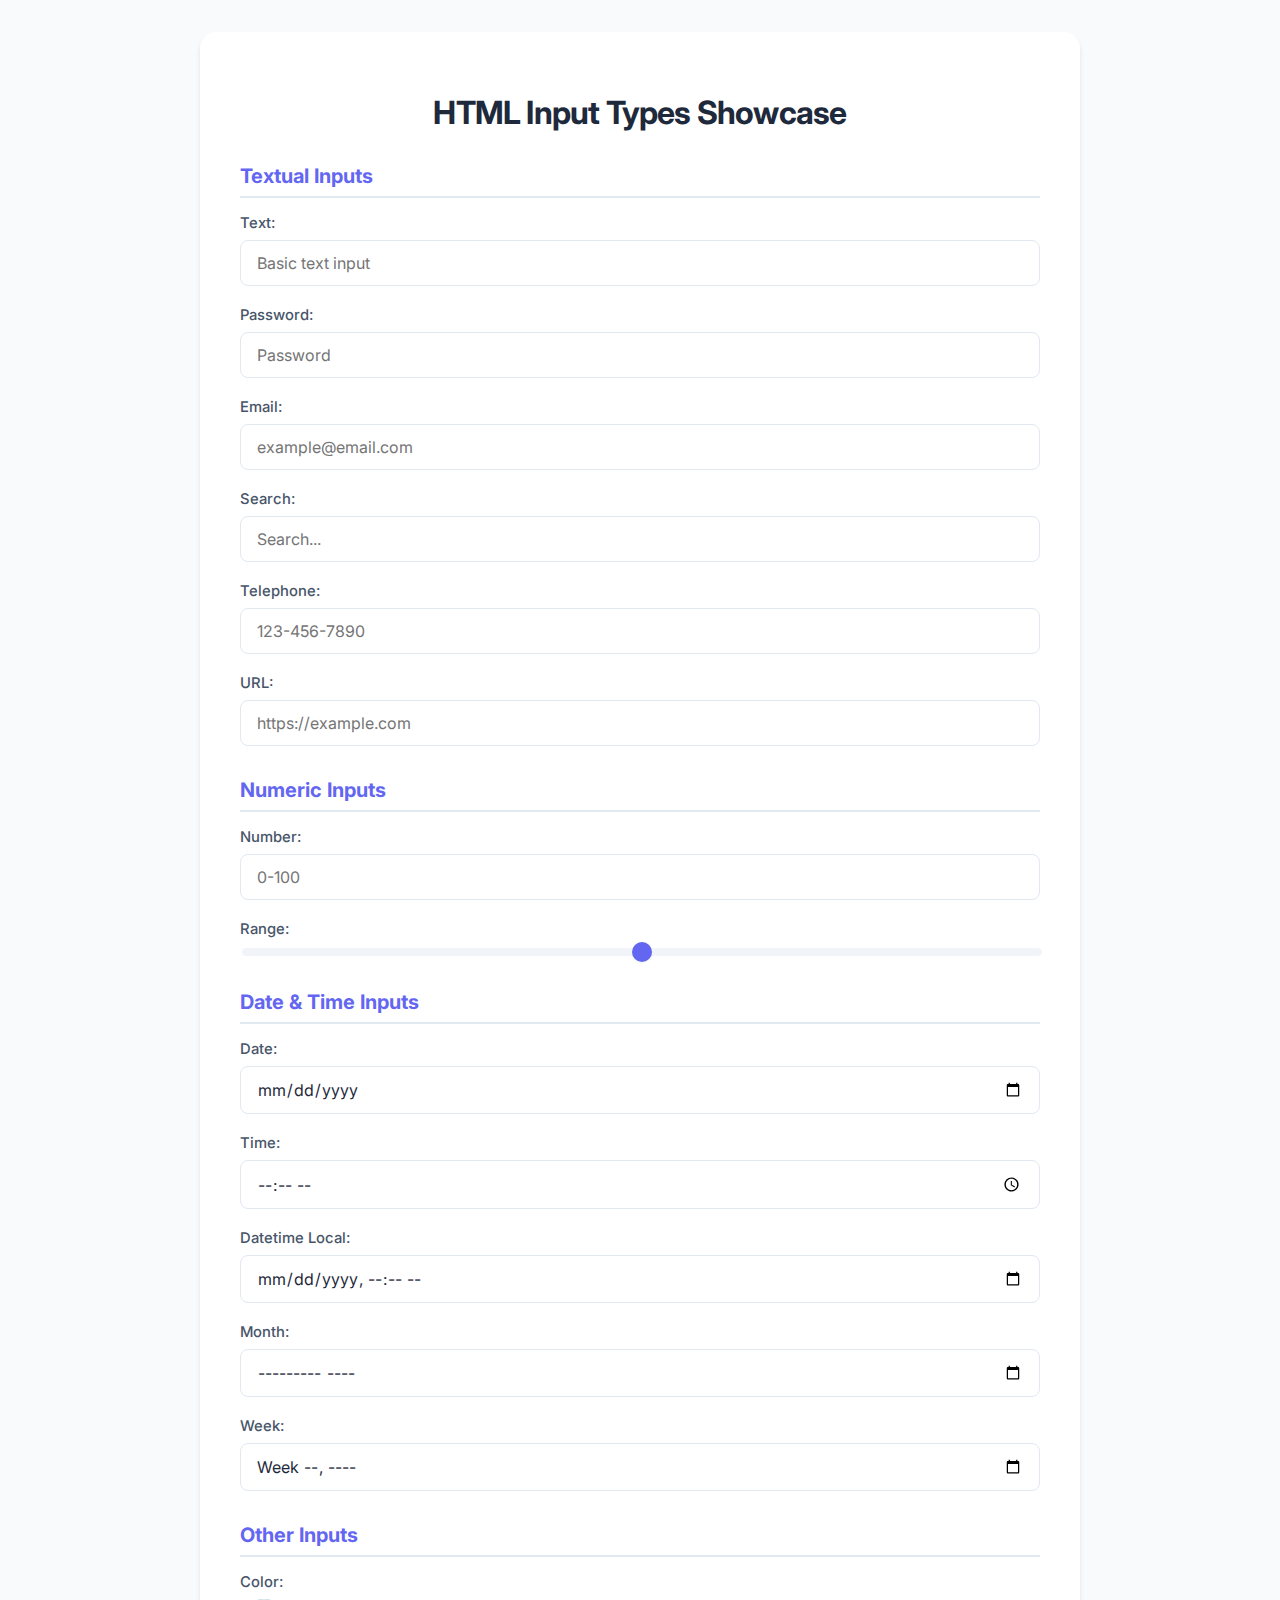
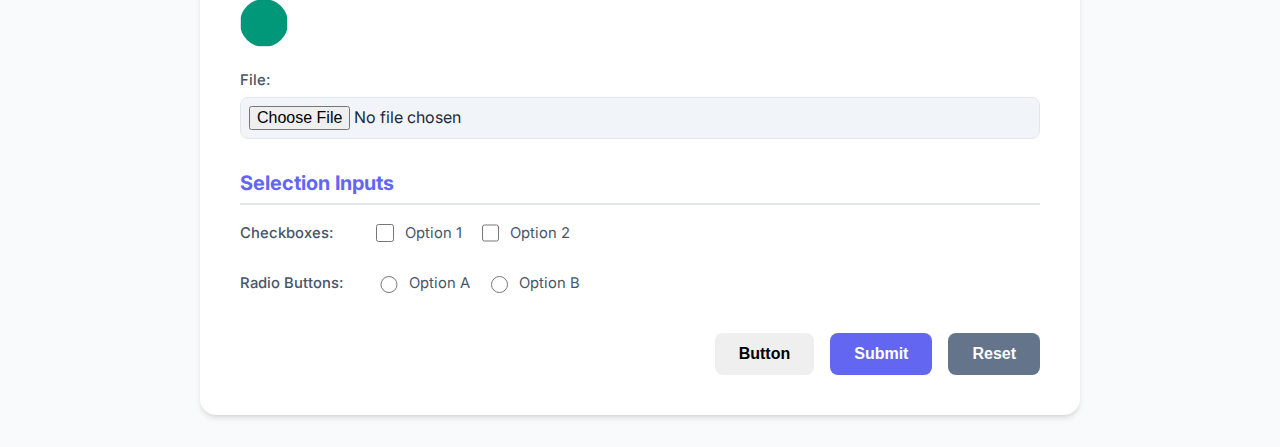
<file: index.html>
<!DOCTYPE html>
<html lang="en">

<head>
  <meta charset="UTF-8">
  <meta name="viewport" content="width=device-width, initial-scale=1.0">
  <title>HTML Input Types Showcase</title>
  <link rel="stylesheet" href="style.css">
  <link href="https://fonts.googleapis.com/css2?family=Inter:wght@300;400;500;600&display=swap" rel="stylesheet">
</head>

<body>

  <div class="container">
    <h1>HTML Input Types Showcase</h1>
    <form action="#" method="post">

      <!-- Textual Inputs -->
      <div class="input-group">
        <h2>Textual Inputs</h2>
        <div class="form-control">
          <label for="text">Text:</label>
          <input type="text" id="text" name="text" placeholder="Basic text input">
        </div>
        <div class="form-control">
          <label for="password">Password:</label>
          <input type="password" id="password" name="password" placeholder="Password">
        </div>
        <div class="form-control">
          <label for="email">Email:</label>
          <input type="email" id="email" name="email" placeholder="example@email.com">
        </div>
        <div class="form-control">
          <label for="search">Search:</label>
          <input type="search" id="search" name="search" placeholder="Search...">
        </div>
        <div class="form-control">
          <label for="tel">Telephone:</label>
          <input type="tel" id="tel" name="tel" placeholder="123-456-7890">
        </div>
        <div class="form-control">
          <label for="url">URL:</label>
          <input type="url" id="url" name="url" placeholder="https://example.com">
        </div>
      </div>

      <!-- Numeric Inputs -->
      <div class="input-group">
        <h2>Numeric Inputs</h2>
        <div class="form-control">
          <label for="number">Number:</label>
          <input type="number" id="number" name="number" min="0" max="100" step="1" placeholder="0-100">
        </div>
        <div class="form-control">
          <label for="range">Range:</label>
          <input type="range" id="range" name="range" min="0" max="100">
        </div>
      </div>

      <!-- Date & Time Inputs -->
      <div class="input-group">
        <h2>Date & Time Inputs</h2>
        <div class="form-control">
          <label for="date">Date:</label>
          <input type="date" id="date" name="date">
        </div>
        <div class="form-control">
          <label for="time">Time:</label>
          <input type="time" id="time" name="time">
        </div>
        <div class="form-control">
          <label for="datetime-local">Datetime Local:</label>
          <input type="datetime-local" id="datetime-local" name="datetime-local">
        </div>
        <div class="form-control">
          <label for="month">Month:</label>
          <input type="month" id="month" name="month">
        </div>
        <div class="form-control">
          <label for="week">Week:</label>
          <input type="week" id="week" name="week">
        </div>
      </div>

      <!-- Other Inputs -->
      <div class="input-group">
        <h2>Other Inputs</h2>
        <div class="form-control">
          <label for="color">Color:</label>
          <div class="color-wrapper">
            <input type="color" id="color" name="color" value="#009879">
          </div>
        </div>
        <div class="form-control">
          <label for="file">File:</label>
          <input type="file" id="file" name="file">
        </div>
      </div>

      <!-- Selection Inputs -->
      <div class="input-group">
        <h2>Selection Inputs</h2>
        <div class="form-control checkbox-group">
          <label>Checkboxes:</label>
          <label class="check-label"><input type="checkbox" name="check1" value="Option 1"> Option 1</label>
          <label class="check-label"><input type="checkbox" name="check2" value="Option 2"> Option 2</label>
        </div>
        <div class="form-control radio-group">
          <label>Radio Buttons:</label>
          <label class="radio-label"><input type="radio" name="radio" value="Option A"> Option A</label>
          <label class="radio-label"><input type="radio" name="radio" value="Option B"> Option B</label>
        </div>
      </div>

      <!-- Buttons -->
      <div class="button-group">
        <input type="button" value="Button" class="btn">
        <input type="submit" value="Submit" class="btn btn-primary">
        <input type="reset" value="Reset" class="btn btn-secondary">
      </div>

    </form>
  </div>

</body>

</html>
</file>
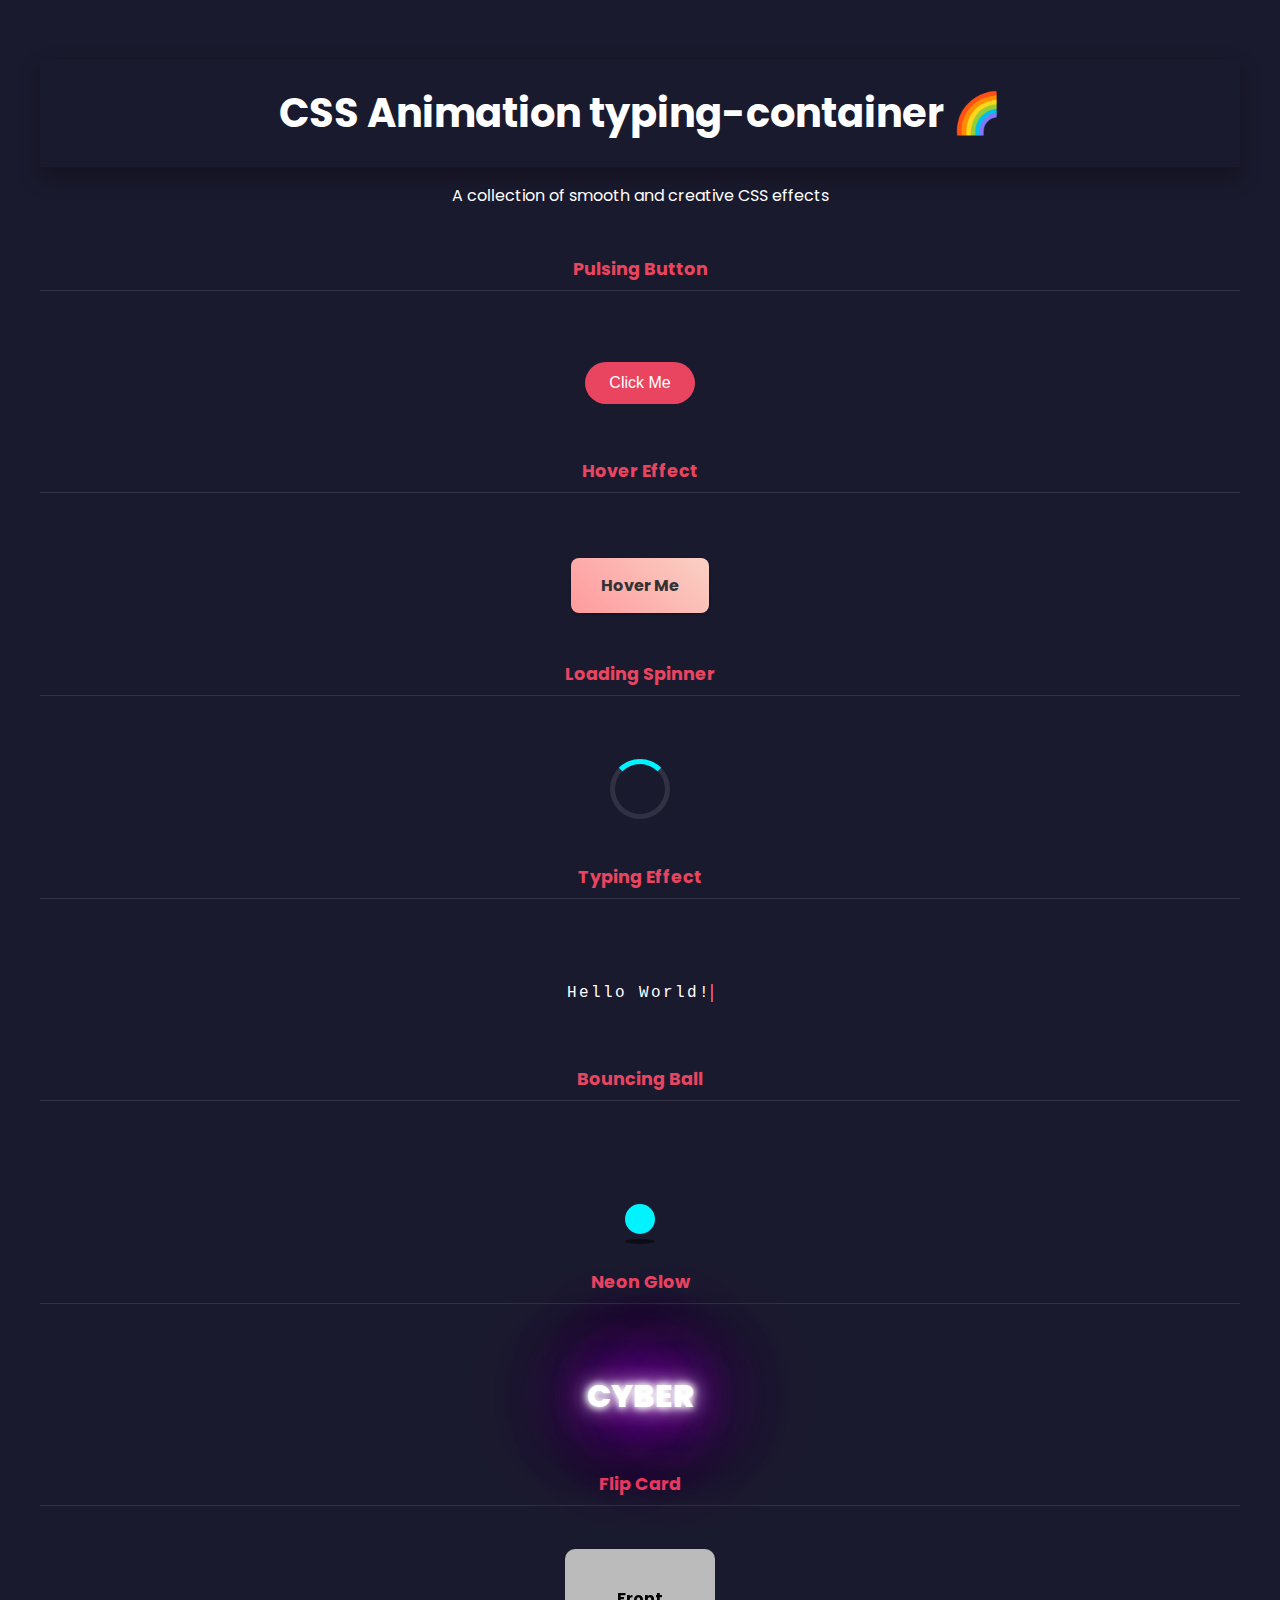
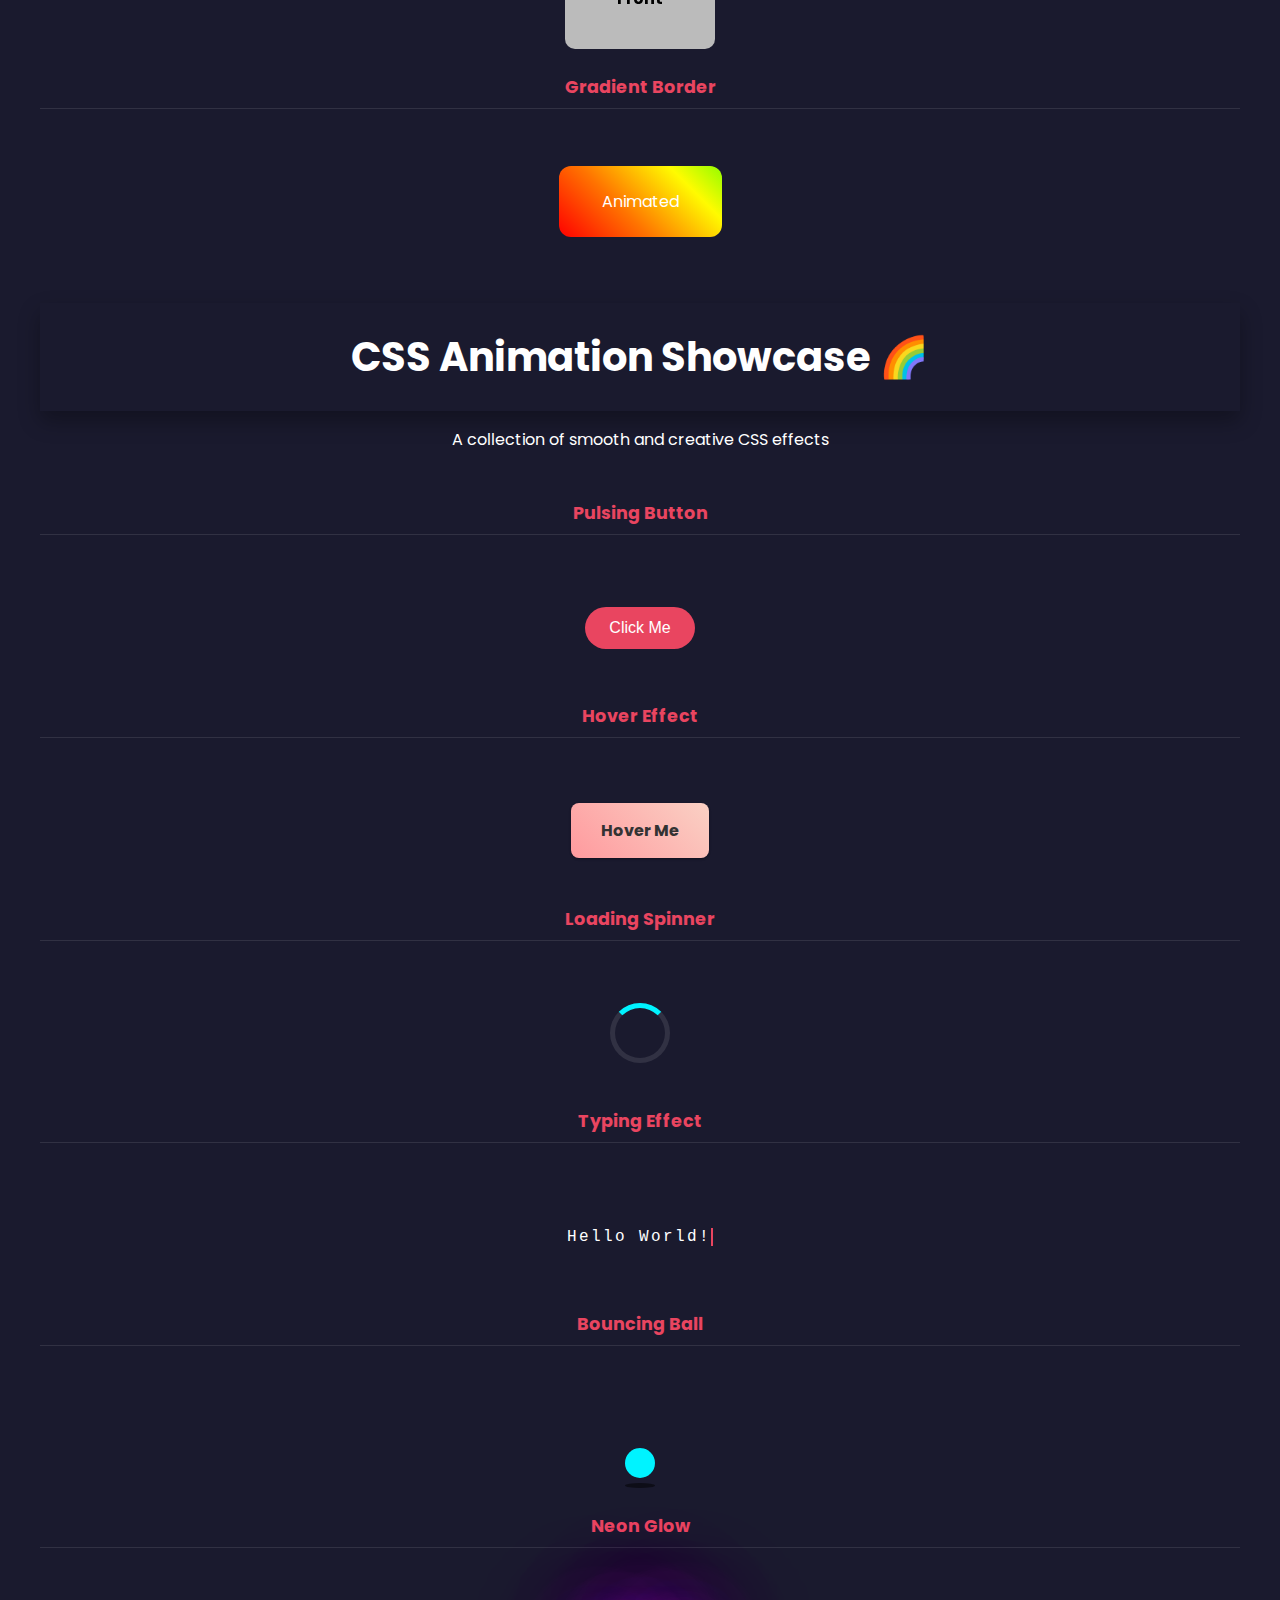
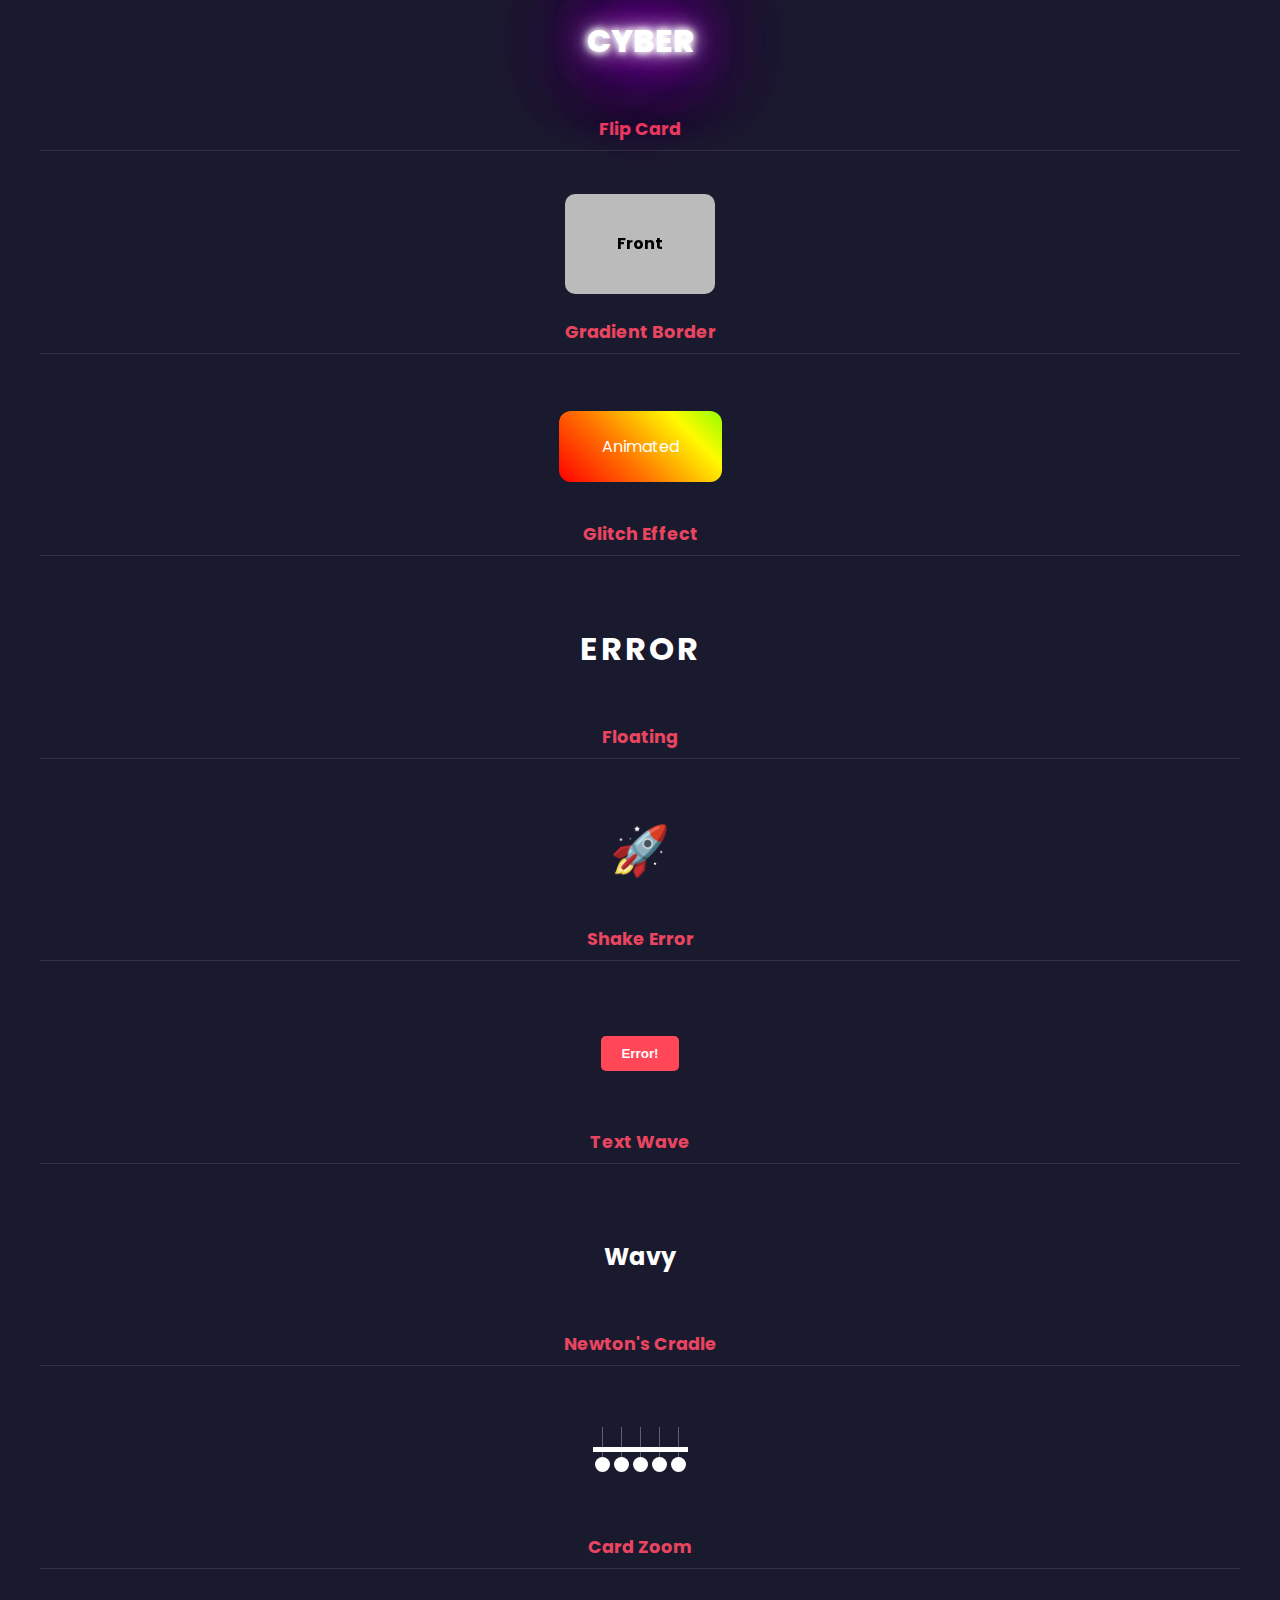
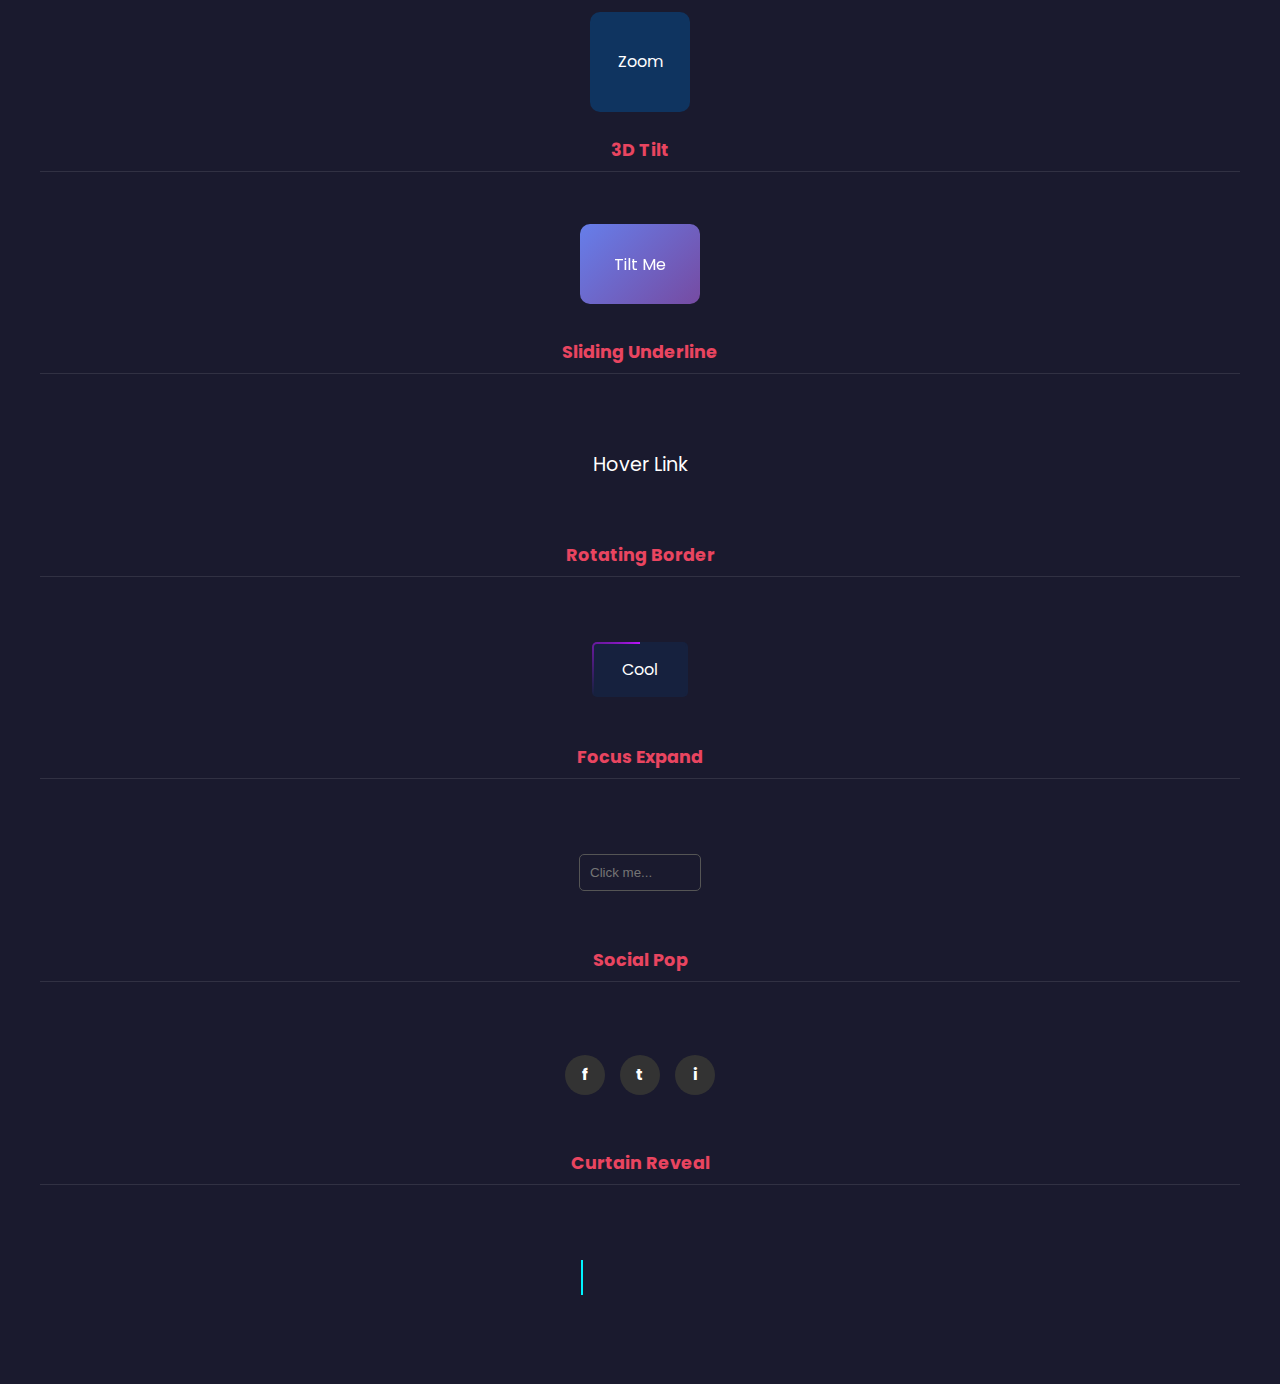
<file: index2.html>
<!DOCTYPE html>
<html lang="en">

<head>
    <meta charset="UTF-8">
    <meta name="viewport" content="width=device-width, initial-scale=1.0">
    <title>CSS Animation Showcase</title>
    <link rel="stylesheet" href="style2.css">
    <link href="https://fonts.googleapis.com/css2?family=Poppins:wght@400;600;800&display=swap" rel="stylesheet">
</head>

<body>

    <div class="container">
        <header>
            <h1>CSS Animation typing-container 🌈</h1>
            <p>A collection of smooth and creative CSS effects</p>
        </header>

        <div class="grid">
            <!-- Card 1: Pulsing Button -->
            <div class="card">
                <h3>Pulsing Button</h3>
                <div class="demo-area">
                    <button class="pulse-btn">Click Me</button>
                </div>
            </div>

            <!-- Card 2: Hover Lift -->
            <div class="card hover-card">
                <h3>Hover Effect</h3>
                <div class="demo-area">
                    <div class="lift-box">Hover Me</div>
                </div>
            </div>

            <!-- Card 3: Loading Spinner -->
            <div class="card">
                <h3>Loading Spinner</h3>
                <div class="demo-area">
                    <div class="spinner"></div>
                </div>
            </div>

            <!-- Card 4: Typing Text -->
            <div class="card">
                <h3>Typing Effect</h3>
                <div class="demo-area">
                    <div class="typing-container">
                        <span class="typing-text">Hello World!</span>
                    </div>
                </div>
            </div>

            <!-- Card 5: Bouncing Ball -->
            <div class="card">
                <h3>Bouncing Ball</h3>
                <div class="demo-area">
                    <div class="bouncer-container">
                        <div class="ball"></div>
                        <div class="shadow"></div>
                    </div>
                </div>
            </div>

            <!-- Card 6: Neon Sign -->
            <div class="card dark-card">
                <h3>Neon Glow</h3>
                <div class="demo-area">
                    <h2 class="neon-text">CYBER</h2>
                </div>
            </div>

            <!-- Card 7: Flip Card -->
            <div class="card">
                <h3>Flip Card</h3>
                <div class="demo-area">
                    <div class="flip-card">
                        <div class="flip-card-inner">
                            <div class="flip-card-front">
                                <p>Front</p>
                            </div>
                            <div class="flip-card-back">
                                <p>Back</p>
                            </div>
                        </div>
                    </div>
                </div>
            </div>

            <!-- Card 8: Gradient Border -->
            <div class="card">
                <h3>Gradient Border</h3>
                <div class="demo-area">
                    <div class="gradient-box">
                        <span>Animated</span>
                    </div>
                </div>
            </div>

            <!-- Card 9: Glitch Text -->
            <div class="card">
                <!DOCTYPE html>
                <html lang="en">

                <head>
                    <meta charset="UTF-8">
                    <meta name="viewport" content="width=device-width, initial-scale=1.0">
                    <title>CSS Animation Showcase</title>
                    <link rel="stylesheet" href="style2.css">
                    <link href="https://fonts.googleapis.com/css2?family=Poppins:wght@400;600;800&display=swap"
                        rel="stylesheet">
                </head>

                <body>

                    <div class="container">
                        <header>
                            <h1>CSS Animation Showcase 🌈</h1>
                            <p>A collection of smooth and creative CSS effects</p>
                        </header>

                        <div class="grid">
                            <!-- Card 1: Pulsing Button -->
                            <div class="card">
                                <h3>Pulsing Button</h3>
                                <div class="demo-area">
                                    <button class="pulse-btn">Click Me</button>
                                </div>
                            </div>

                            <!-- Card 2: Hover Lift -->
                            <div class="card hover-card">
                                <h3>Hover Effect</h3>
                                <div class="demo-area">
                                    <div class="lift-box">Hover Me</div>
                                </div>
                            </div>

                            <!-- Card 3: Loading Spinner -->
                            <div class="card">
                                <h3>Loading Spinner</h3>
                                <div class="demo-area">
                                    <div class="spinner"></div>
                                </div>
                            </div>

                            <!-- Card 4: Typing Text -->
                            <div class="card">
                                <h3>Typing Effect</h3>
                                <div class="demo-area">
                                    <div class="typing-container">
                                        <span class="typing-text">Hello World!</span>
                                    </div>
                                </div>
                            </div>

                            <!-- Card 5: Bouncing Ball -->
                            <div class="card">
                                <h3>Bouncing Ball</h3>
                                <div class="demo-area">
                                    <div class="bouncer-container">
                                        <div class="ball"></div>
                                        <div class="shadow"></div>
                                    </div>
                                </div>
                            </div>

                            <!-- Card 6: Neon Sign -->
                            <div class="card dark-card">
                                <h3>Neon Glow</h3>
                                <div class="demo-area">
                                    <h2 class="neon-text">CYBER</h2>
                                </div>
                            </div>

                            <!-- Card 7: Flip Card -->
                            <div class="card">
                                <h3>Flip Card</h3>
                                <div class="demo-area">
                                    <div class="flip-card">
                                        <div class="flip-card-inner">
                                            <div class="flip-card-front">
                                                <p>Front</p>
                                            </div>
                                            <div class="flip-card-back">
                                                <p>Back</p>
                                            </div>
                                        </div>
                                    </div>
                                </div>
                            </div>

                            <!-- Card 8: Gradient Border -->
                            <div class="card">
                                <h3>Gradient Border</h3>
                                <div class="demo-area">
                                    <div class="gradient-box">
                                        <span>Animated</span>
                                    </div>
                                </div>
                            </div>

                            <!-- Card 9: Glitch Text -->
                            <div class="card">
                                <h3>Glitch Effect</h3>
                                <div class="demo-area">
                                    <h2 class="glitch" data-text="ERROR">ERROR</h2>
                                </div>
                            </div>

                            <!-- Card 10: Floating Element -->
                            <div class="card">
                                <h3>Floating</h3>
                                <div class="demo-area">
                                    <div class="float-icon">🚀</div>
                                </div>
                            </div>

                            <!-- Card 11: Shake Error -->
                            <div class="card">
                                <h3>Shake Error</h3>
                                <div class="demo-area">
                                    <button class="shake-btn">Error!</button>
                                </div>
                            </div>

                            <!-- Card 12: Text Wave -->
                            <div class="card">
                                <h3>Text Wave</h3>
                                <div class="demo-area">
                                    <div class="wave-text">
                                        <span>W</span><span>a</span><span>v</span><span>y</span>
                                    </div>
                                </div>
                            </div>

                            <!-- Card 13: Newton's Cradle -->
                            <div class="card">
                                <h3>Newton's Cradle</h3>
                                <div class="demo-area">
                                    <div class="cradle">
                                        <span></span><span></span><span></span><span></span><span></span>
                                    </div>
                                </div>
                            </div>

                            <!-- Card 14: Card Zoom -->
                            <div class="card">
                                <h3>Card Zoom</h3>
                                <div class="demo-area">
                                    <div class="zoom-box">Zoom</div>
                                </div>
                            </div>

                            <!-- Card 15: 3D Tilt -->
                            <div class="card">
                                <h3>3D Tilt</h3>
                                <div class="demo-area">
                                    <div class="tilt-box">Tilt Me</div>
                                </div>
                            </div>

                            <!-- Card 16: Sliding Underline -->
                            <div class="card">
                                <h3>Sliding Underline</h3>
                                <div class="demo-area">
                                    <a href="#" class="slide-link">Hover Link</a>
                                </div>
                            </div>

                            <!-- Card 17: Rotating Border -->
                            <div class="card">
                                <h3>Rotating Border</h3>
                                <div class="demo-area">
                                    <div class="rotate-border-box">Cool</div>
                                </div>
                            </div>

                            <!-- Card 18: Focus Expand -->
                            <div class="card">
                                <h3>Focus Expand</h3>
                                <div class="demo-area">
                                    <input type="text" class="expand-input" placeholder="Click me...">
                                </div>
                            </div>

                            <!-- Card 19: Social Pop -->
                            <div class="card">
                                <h3>Social Pop</h3>
                                <div class="demo-area">
                                    <div class="social-icons">
                                        <div class="icon facebook">f</div>
                                        <div class="icon twitter">t</div>
                                        <div class="icon instagram">i</div>
                                    </div>
                                </div>
                            </div>

                            <!-- Card 20: Curtain Reveal -->
                            <div class="card">
                                <h3>Curtain Reveal</h3>
                                <div class="demo-area">
                                    <div class="curtain-text" data-text="REVEALED">REVEALED</div>
                                </div>
                            </div>
                        </div>
                    </div>

                </body>

                </html>
</file>
<file: style.css>
:root {
    --primary-color: #6366f1;
    --primary-hover: #4f46e5;
    --secondary-color: #64748b;
    --secondary-hover: #475569;
    --background-color: #f8fafc;
    --card-bg: #ffffff;
    --text-color: #1e293b;
    --label-color: #475569;
    --border-color: #e2e8f0;
    --input-bg: #f1f5f9;
    --focus-ring: rgba(99, 102, 241, 0.2);
    --shadow-sm: 0 1px 2px 0 rgb(0 0 0 / 0.05);
    --shadow-md: 0 4px 6px -1px rgb(0 0 0 / 0.1), 0 2px 4px -2px rgb(0 0 0 / 0.1);
    --radius: 0.5rem;
}

body {
    font-family: 'Inter', sans-serif;
    background-color: var(--background-color);
    color: var(--text-color);
    display: flex;
    justify-content: center;
    align-items: flex-start;
    /* Changed from center to allow scrolling on tall content */
    min-height: 100vh;
    margin: 0;
    padding: 2rem 1rem;
    box-sizing: border-box;
}

.container {
    background-color: var(--card-bg);
    padding: 2.5rem;
    border-radius: 1rem;
    box-shadow: var(--shadow-md);
    width: 100%;
    max-width: 800px;
}

h1 {
    color: var(--text-color);
    text-align: center;
    margin-bottom: 2rem;
    font-weight: 700;
    letter-spacing: -0.025em;
}

h2 {
    color: var(--primary-color);
    font-size: 1.25rem;
    margin-bottom: 1rem;
    border-bottom: 2px solid var(--border-color);
    padding-bottom: 0.5rem;
    margin-top: 0;
}

.input-group {
    margin-bottom: 2rem;
}

.form-control {
    margin-bottom: 1.25rem;
    display: flex;
    flex-direction: column;
}

label {
    font-weight: 500;
    margin-bottom: 0.5rem;
    color: var(--label-color);
    font-size: 0.925rem;
}

input[type="text"],
input[type="password"],
input[type="email"],
input[type="search"],
input[type="tel"],
input[type="url"],
input[type="number"],
input[type="date"],
input[type="time"],
input[type="datetime-local"],
input[type="month"],
input[type="week"],
input[type="file"] {
    padding: 0.75rem 1rem;
    border: 1px solid var(--border-color);
    border-radius: var(--radius);
    font-size: 1rem;
    background-color: var(--card-bg);
    /* White bg for inputs looks cleaner */
    transition: all 0.2s ease;
    color: var(--text-color);
    font-family: inherit;
}

input:focus {
    outline: none;
    border-color: var(--primary-color);
    box-shadow: 0 0 0 3px var(--focus-ring);
}

/* Range Input Styling */
input[type="range"] {
    -webkit-appearance: none;
    width: 100%;
    background: transparent;
}

input[type="range"]::-webkit-slider-thumb {
    -webkit-appearance: none;
    height: 1.25rem;
    width: 1.25rem;
    border-radius: 50%;
    background: var(--primary-color);
    cursor: pointer;
    margin-top: -0.375rem;
    /* You need to specify a margin in Chrome, but in Firefox and IE it is automatic */
    box-shadow: var(--shadow-sm);
}

input[type="range"]::-webkit-slider-runnable-track {
    width: 100%;
    height: 0.5rem;
    cursor: pointer;
    background: var(--input-bg);
    border-radius: 1rem;
}

/* Color Input */
input[type="color"] {
    -webkit-appearance: none;
    border: none;
    width: 3rem;
    height: 3rem;
    padding: 0;
    background: none;
    cursor: pointer;
    border-radius: 50%;
    /* Attempt to make it circular */
    overflow: hidden;
}

input[type="color"]::-webkit-color-swatch-wrapper {
    padding: 0;
}

input[type="color"]::-webkit-color-swatch {
    border: none;
    border-radius: var(--radius);
    border: 1px solid var(--border-color);
}

/* File Input */
input[type="file"] {
    padding: 0.5rem;
    background-color: var(--input-bg);
}

/* Checkbox and Radio */
.checkbox-group,
.radio-group {
    flex-direction: row;
    align-items: center;
    flex-wrap: wrap;
    gap: 1rem;
}

.checkbox-group label:first-child,
.radio-group label:first-child {
    margin-right: 1rem;
    min-width: 100px;
    /* Align labels */
}

.check-label,
.radio-label {
    display: flex;
    align-items: center;
    gap: 0.5rem;
    font-weight: 400;
    cursor: pointer;
}

input[type="checkbox"],
input[type="radio"] {
    accent-color: var(--primary-color);
    width: 1.1rem;
    height: 1.1rem;
    cursor: pointer;
}

/* Buttons */
.button-group {
    display: flex;
    gap: 1rem;
    margin-top: 2rem;
    justify-content: flex-end;
}

.btn {
    padding: 0.75rem 1.5rem;
    border: none;
    border-radius: var(--radius);
    font-size: 1rem;
    font-weight: 600;
    cursor: pointer;
    transition: background-color 0.2s ease, transform 0.1s ease;
}

.btn:active {
    transform: translateY(1px);
}

.btn-primary {
    background-color: var(--primary-color);
    color: white;
}

.btn-primary:hover {
    background-color: var(--primary-hover);
}

.btn-secondary {
    background-color: var(--secondary-color);
    color: white;
}

.btn-secondary:hover {
    background-color: var(--secondary-hover);
}

/* Responsive adjustments */
@media (max-width: 600px) {
    .container {
        padding: 1.5rem;
    }

    .button-group {
        flex-direction: column;
    }

    .btn {
        width: 100%;
    }
}
</file>
<file: style2.css>
:root {
    --bg-color: #1a1a2e;
    --card-bg: #16213e;
    --text-color: #e94560;
    --accent-color: #0f3460;
    --white: #ffffff;
    --neon-blue: #00f3ff;
    --neon-pink: #bc13fe;
}

body {
    font-family: 'Poppins', sans-serif;
    background-color: var(--bg-color);
    color: var(--white);
    margin: 0;
    min-height: 100vh;
    display: flex;
    justify-content: center;
    padding: 2rem;
}

.container {
    max-width: 1200px;
    /* Increased max-width for more cards */
    width: 100%;
}

header {
    text-align: center;
    margin-bottom: 3rem;
}

header h1 {
    font-size: 2.5rem;
    margin-bottom: 0.5rem;
    padding: 1.5rem;
    box-shadow: 0 10px 20px rgba(0, 0, 0, 0.3);
    display: flex;
    flex-direction: column;
    align-items: center;
    transition: transform 0.3s ease;
}

.card h3 {
    margin-top: 0;
    color: var(--text-color);
    border-bottom: 1px solid rgba(255, 255, 255, 0.1);
    padding-bottom: 0.5rem;
    width: 100%;
    text-align: center;
    font-size: 1.1rem;
}

.demo-area {
    height: 150px;
    width: 100%;
    display: flex;
    justify-content: center;
    align-items: center;
    position: relative;
    perspective: 1000px;
}

/* 1. Pulsing Button */
.pulse-btn {
    background-color: var(--text-color);
    color: white;
    border: none;
    padding: 12px 24px;
    font-size: 1rem;
    border-radius: 50px;
    cursor: pointer;
    box-shadow: 0 0 0 0 rgba(233, 69, 96, 0.7);
    animation: pulse 1.5s infinite cubic-bezier(0.66, 0, 0, 1);
}

@keyframes pulse {
    to {
        box-shadow: 0 0 0 20px rgba(233, 69, 96, 0);
    }
}

/* 2. Hover Lift */
.lift-box {
    background: linear-gradient(45deg, #ff9a9e 0%, #fad0c4 99%, #fad0c4 100%);
    color: #333;
    padding: 15px 30px;
    border-radius: 8px;
    font-weight: bold;
    cursor: pointer;
    transition: all 0.3s cubic-bezier(.25, .8, .25, 1);
    box-shadow: 0 1px 3px rgba(0, 0, 0, 0.12), 0 1px 2px rgba(0, 0, 0, 0.24);
}

.lift-box:hover {
    transform: translateY(-10px);
    box-shadow: 0 14px 28px rgba(0, 0, 0, 0.25), 0 10px 10px rgba(0, 0, 0, 0.22);
}

/* 3. Loading Spinner */
.spinner {
    width: 50px;
    height: 50px;
    border: 5px solid rgba(255, 255, 255, 0.1);
    border-radius: 50%;
    border-top-color: var(--neon-blue);
    animation: spin 1s ease-in-out infinite;
}

@keyframes spin {
    to {
        transform: rotate(360deg);
    }
}

/* 4. Typing Text */
.typing-container {
    display: inline-block;
}

.typing-text {
    overflow: hidden;
    border-right: .15em solid var(--text-color);
    white-space: nowrap;
    margin: 0 auto;
    letter-spacing: .15em;
    animation: typing 3.5s steps(40, end), blink-caret .75s step-end infinite;
    font-family: monospace;
    font-size: 1rem;
}

@keyframes typing {
    from {
        width: 0
    }

    to {
        width: 100%
    }
}

@keyframes blink-caret {

    from,
    to {
        border-color: transparent
    }

    50% {
        border-color: var(--text-color);
    }
}

/* 5. Bouncing Ball */
.bouncer-container {
    display: flex;
    flex-direction: column;
    align-items: center;
    height: 100px;
    justify-content: flex-end;
}

.ball {
    width: 30px;
    height: 30px;
    background-color: var(--neon-blue);
    border-radius: 50%;
    animation: bounce 0.5s cubic-bezier(0.19, 1, 0.22, 1) infinite alternate;
}

.shadow {
    width: 30px;
    height: 5px;
    background-color: rgba(0, 0, 0, 0.5);
    border-radius: 50%;
    margin-top: 5px;
    animation: shrink 0.5s cubic-bezier(0.19, 1, 0.22, 1) infinite alternate;
}

@keyframes bounce {
    from {
        transform: translateY(0);
    }

    to {
        transform: translateY(-60px);
    }
}

@keyframes shrink {
    from {
        transform: scaleX(1);
        opacity: 0.5;
    }

    to {
        transform: scaleX(0.5);
        opacity: 0.1;
    }
}

/* 6. Neon Sign */
.neon-text {
    font-size: 2rem;
    font-weight: 800;
    color: var(--white);
    text-shadow:
        0 0 7px var(--white),
        0 0 10px var(--white),
        0 0 21px var(--white),
        0 0 42px var(--neon-pink),
        0 0 82px var(--neon-pink),
        0 0 92px var(--neon-pink),
        0 0 102px var(--neon-pink),
        0 0 151px var(--neon-pink);
    animation: flicker 1.5s infinite alternate;
}

@keyframes flicker {

    0%,
    18%,
    22%,
    25%,
    53%,
    57%,
    100% {
        text-shadow:
            0 0 7px var(--white),
            0 0 10px var(--white),
            0 0 21px var(--white),
            0 0 42px var(--neon-pink),
            0 0 82px var(--neon-pink),
            0 0 92px var(--neon-pink),
            0 0 102px var(--neon-pink),
            0 0 151px var(--neon-pink);
    }

    20%,
    24%,
    55% {
        text-shadow: none;
    }
}

/* 7. Flip Card */
.flip-card {
    background-color: transparent;
    width: 150px;
    height: 100px;
    perspective: 1000px;
}

.flip-card-inner {
    position: relative;
    width: 100%;
    height: 100%;
    text-align: center;
    transition: transform 0.6s;
    transform-style: preserve-3d;
}

.flip-card:hover .flip-card-inner {
    transform: rotateY(180deg);
}

.flip-card-front,
.flip-card-back {
    position: absolute;
    width: 100%;
    height: 100%;
    -webkit-backface-visibility: hidden;
    backface-visibility: hidden;
    display: flex;
    align-items: center;
    justify-content: center;
    border-radius: 10px;
    font-weight: bold;
}

.flip-card-front {
    background-color: #bbb;
    color: black;
}

.flip-card-back {
    background-color: var(--neon-blue);
    color: white;
    transform: rotateY(180deg);
}

/* 8. Gradient Border */
.gradient-box {
    position: relative;
    padding: 20px 40px;
    background: var(--card-bg);
    border-radius: 10px;
    z-index: 1;
}

.gradient-box::before {
    content: "";
    position: absolute;
    inset: -3px;
    border-radius: 12px;
    background: linear-gradient(45deg, #ff0000, #ff7300, #fffb00, #48ff00, #00ffd5, #002bff, #7a00ff, #ff00c8, #ff0000);
    z-index: -1;
    background-size: 400%;
    animation: glowing 20s linear infinite;
}

@keyframes glowing {
    0% {
        background-position: 0 0;
    }

    50% {
        background-position: 400% 0;
    }

    100% {
        background-position: 0 0;
    }
}

/* 9. Glitch Effect */
.glitch {
    position: relative;
    font-size: 2rem;
    font-weight: bold;
    color: var(--white);
    letter-spacing: 3px;
}

.glitch::before,
.glitch::after {
    content: attr(data-text);
    position: absolute;
    top: 0;
    left: 0;
    width: 100%;
    height: 100%;
}

.glitch::before {
    left: 2px;
    text-shadow: -1px 0 #ff00c1;
    clip: rect(44px, 450px, 56px, 0);
    animation: glitch-anim 5s infinite linear alternate-reverse;
}

.glitch::after {
    left: -2px;
    text-shadow: -1px 0 #00fff9;
    clip: rect(44px, 450px, 56px, 0);
    animation: glitch-anim2 5s infinite linear alternate-reverse;
}

@keyframes glitch-anim {
    0% {
        clip: rect(30px, 9999px, 10px, 0);
    }

    100% {
        clip: rect(30px, 9999px, 80px, 0);
    }
}

@keyframes glitch-anim2 {
    0% {
        clip: rect(10px, 9999px, 80px, 0);
    }

    100% {
        clip: rect(10px, 9999px, 50px, 0);
    }
}

/* 10. Floating Element */
.float-icon {
    font-size: 3rem;
    animation: float 3s ease-in-out infinite;
}

@keyframes float {
    0% {
        transform: translateY(0px);
    }

    50% {
        transform: translateY(-20px);
    }

    100% {
        transform: translateY(0px);
    }
}

/* --- NEW ANIMATIONS --- */

/* 11. Shake Error */
.shake-btn {
    padding: 10px 20px;
    background-color: #ff4757;
    color: white;
    border: none;
    border-radius: 5px;
    cursor: pointer;
    font-weight: bold;
}

.shake-btn:hover {
    animation: shake 0.5s;
}

@keyframes shake {
    0% {
        transform: translateX(0);
    }

    25% {
        transform: translateX(-5px);
    }

    50% {
        transform: translateX(5px);
    }

    75% {
        transform: translateX(-5px);
    }

    100% {
        transform: translateX(0);
    }
}

/* 12. Text Wave */
.wave-text span {
    display: inline-block;
    font-size: 1.5rem;
    font-weight: bold;
    animation: wave 1s infinite;
}

.wave-text span:nth-child(1) {
    animation-delay: 0.1s;
}

.wave-text span:nth-child(2) {
    animation-delay: 0.2s;
}

.wave-text span:nth-child(3) {
    animation-delay: 0.3s;
}

.wave-text span:nth-child(4) {
    animation-delay: 0.4s;
}

@keyframes wave {

    0%,
    100% {
        transform: translateY(0);
    }

    50% {
        transform: translateY(-15px);
    }
}

/* 13. Newton's Cradle */
.cradle {
    display: flex;
    border-top: 5px solid var(--white);
    padding-top: 5px;
}

.cradle span {
    display: block;
    width: 15px;
    height: 15px;
    background-color: var(--white);
    border-radius: 50%;
    margin: 0 2px;
    position: relative;
    transform-origin: 50% -30px;
    /* Pivot point above */
}

.cradle span::before {
    content: '';
    position: absolute;
    top: -30px;
    left: 7px;
    width: 1px;
    height: 30px;
    background-color: rgba(255, 255, 255, 0.3);
}

.cradle span:first-child {
    animation: left-swing 1s infinite ease-in-out alternate;
}

.cradle span:last-child {
    animation: right-swing 1s infinite ease-in-out alternate 1s;
}

@keyframes left-swing {
    0% {
        transform: rotate(30deg);
    }

    50%,
    100% {
        transform: rotate(0deg);
    }
}

@keyframes right-swing {
    0% {
        transform: rotate(-30deg);
    }

    50%,
    100% {
        transform: rotate(0deg);
    }
}

/* 14. Card Zoom */
.zoom-box {
    width: 100px;
    height: 100px;
    background-color: var(--accent-color);
    display: flex;
    justify-content: center;
    align-items: center;
    border-radius: 10px;
    transition: transform 0.3s ease;
    cursor: pointer;
}

.zoom-box:hover {
    transform: scale(1.2);
}

/* 15. 3D Tilt */
.tilt-box {
    width: 120px;
    height: 80px;
    background: linear-gradient(135deg, #667eea 0%, #764ba2 100%);
    display: flex;
    justify-content: center;
    align-items: center;
    border-radius: 10px;
    transform: perspective(500px) rotateY(0deg);
    transition: transform 0.5s;
    cursor: pointer;
}

.tilt-box:hover {
    transform: perspective(500px) rotateY(20deg) rotateX(10deg);
}

/* 16. Sliding Underline */
.slide-link {
    color: var(--white);
    text-decoration: none;
    font-size: 1.2rem;
    position: relative;
    padding-bottom: 5px;
}

.slide-link::after {
    content: '';
    position: absolute;
    width: 0;
    height: 2px;
    bottom: 0;
    left: 0;
    background-color: var(--neon-blue);
    transition: width 0.3s ease-out;
}

.slide-link:hover::after {
    width: 100%;
}

/* 17. Rotating Border */
.rotate-border-box {
    position: relative;
    padding: 15px 30px;
    background: var(--card-bg);
    border-radius: 5px;
    overflow: hidden;
    z-index: 1;
}

.rotate-border-box::before {
    content: '';
    position: absolute;
    top: 50%;
    left: 50%;
    width: 150%;
    height: 150%;
    background: conic-gradient(transparent, transparent, transparent, var(--neon-pink));
    animation: rotate-border 4s linear infinite;
    transform: translate(-50%, -50%);
    z-index: -2;
}

.rotate-border-box::after {
    content: '';
    position: absolute;
    inset: 2px;
    background: var(--card-bg);
    z-index: -1;
    border-radius: 3px;
}

@keyframes rotate-border {
    0% {
        transform: translate(-50%, -50%) rotate(0deg);
    }

    100% {
        transform: translate(-50%, -50%) rotate(360deg);
    }
}

/* 18. Focus Expand */
.expand-input {
    padding: 10px;
    border: 1px solid #555;
    background: transparent;
    color: white;
    border-radius: 5px;
    width: 100px;
    transition: width 0.4s ease;
}

.expand-input:focus {
    width: 180px;
    border-color: var(--neon-blue);
    outline: none;
}

/* 19. Social Pop */
.social-icons {
    display: flex;
    gap: 15px;
}

.icon {
    width: 40px;
    height: 40px;
    background-color: #333;
    border-radius: 50%;
    display: flex;
    justify-content: center;
    align-items: center;
    font-weight: bold;
    cursor: pointer;
    transition: transform 0.2s, background-color 0.2s;
}

.icon:hover {
    transform: translateY(-5px) scale(1.1);
}

.icon.facebook:hover {
    background-color: #3b5998;
}

.icon.twitter:hover {
    background-color: #1da1f2;
}

.icon.instagram:hover {
    background: radial-gradient(circle at 30% 107%, #fdf497 0%, #fdf497 5%, #fd5949 45%, #d6249f 60%, #285AEB 90%);
}

/* 20. Curtain Reveal */
.curtain-text {
    position: relative;
    font-size: 1.5rem;
    font-weight: bold;
    color: transparent;
    /* Hide text initially */
    overflow: hidden;
}

.curtain-text::after {
    content: attr(data-text);
    position: absolute;
    top: 0;
    left: 0;
    color: var(--white);
    width: 0;
    overflow: hidden;
    transition: width 0.5s ease-in-out;
    white-space: nowrap;
    border-right: 2px solid var(--neon-blue);
}

.card:hover .curtain-text::after {
    width: 100%;
}
</file>
